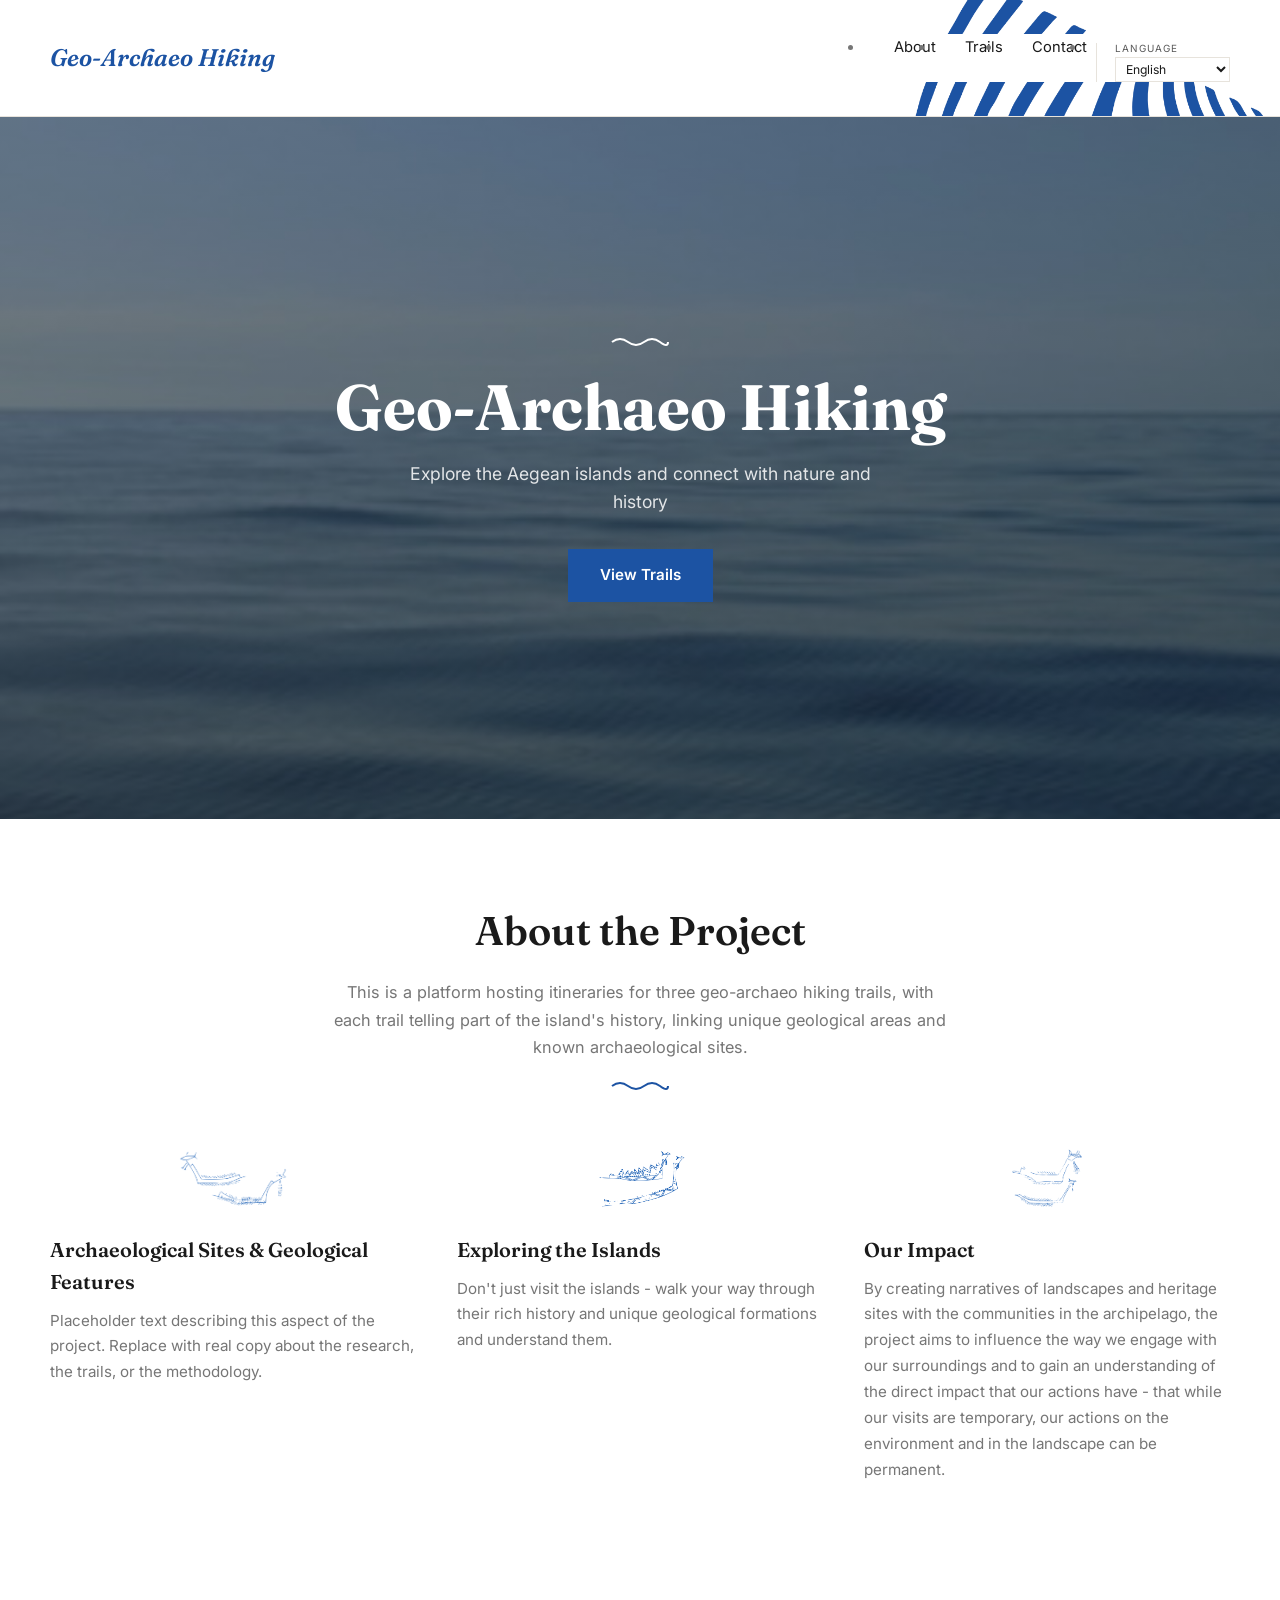
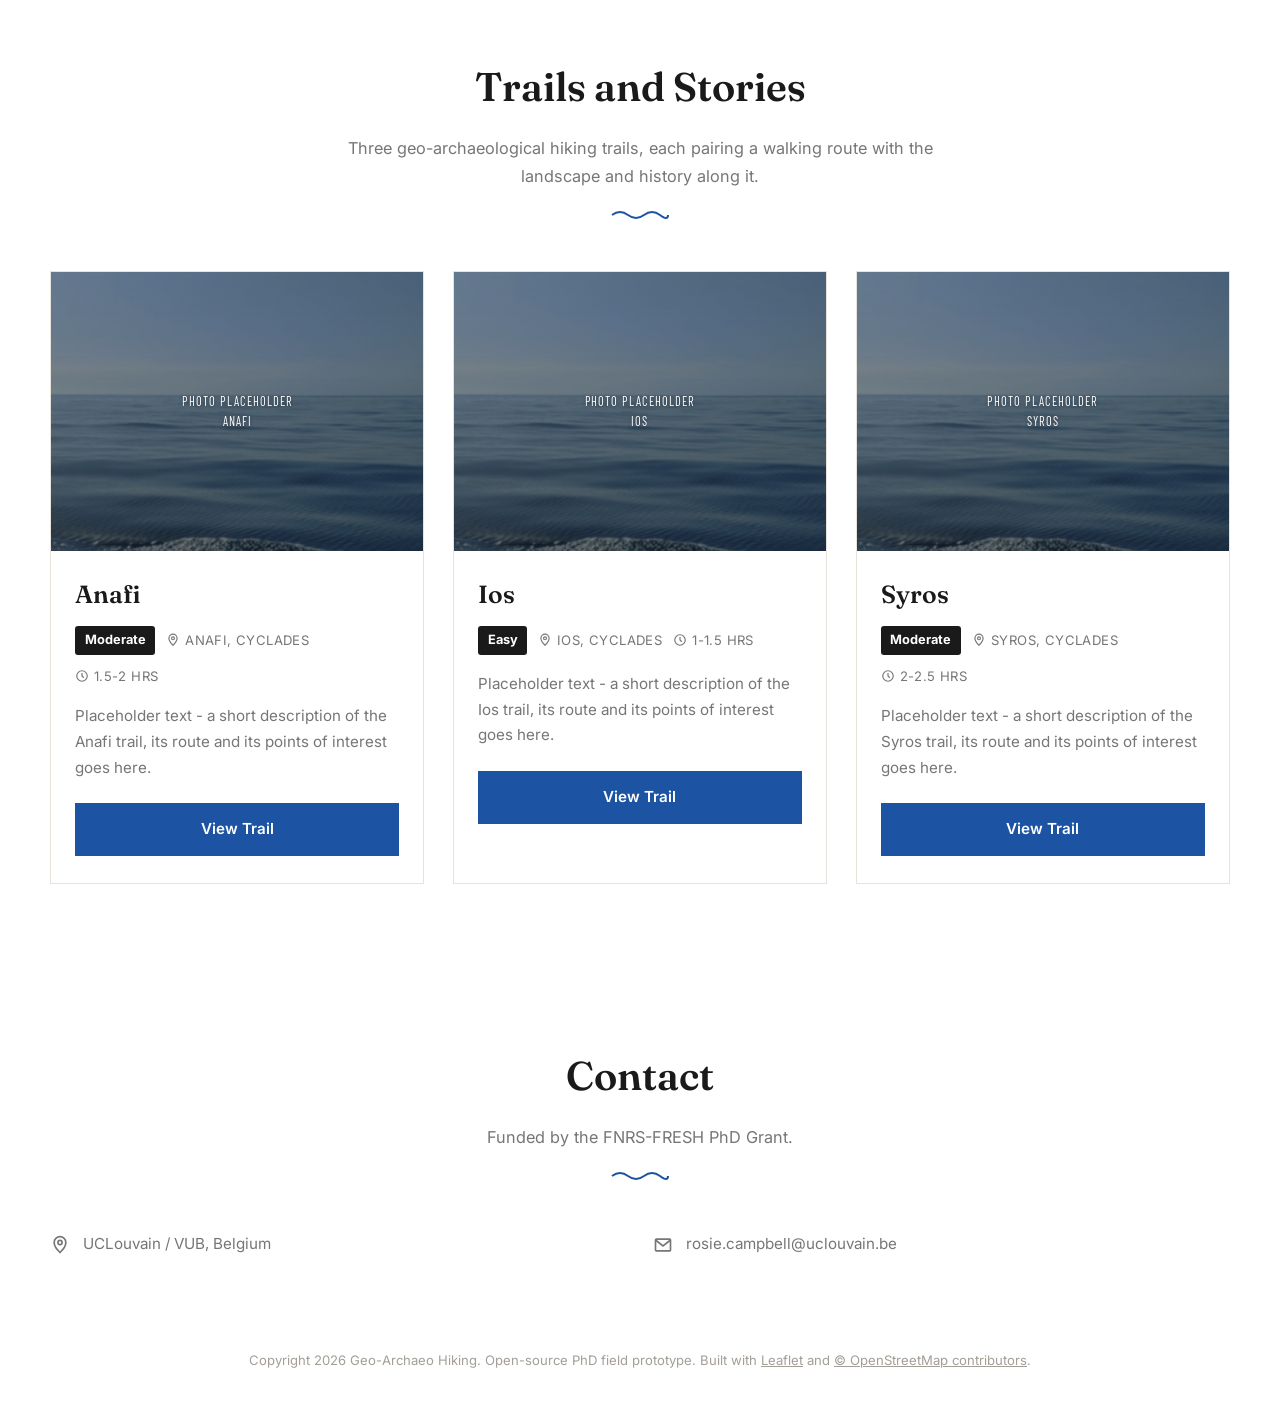
<file: index.html>
<!DOCTYPE html>
<html lang="en">
<head>
<meta charset="UTF-8" />
<meta name="viewport" content="width=device-width, initial-scale=1.0" />
<title>Geo-Archaeo Hiking &mdash; Aegean Trails</title>
<meta name="description" content="Curated geo-archaeological hiking trails across the Aegean islands: Anafi, Ios and Syros." />

<link rel="preconnect" href="https://fonts.googleapis.com">
<link href="https://fonts.googleapis.com/css2?family=Fraunces:ital,opsz,wght@0,9..144,600;0,9..144,700;1,9..144,600;1,9..144,700&family=Inter:wght@400;500;600;700&family=Barlow+Condensed:wght@500;600;700&display=swap" rel="stylesheet">
<link rel="stylesheet" href="css/style.css" />
</head>
<body class="site-v3 index-v3">

<nav class="nav-v3">
  <div class="nav-v3__inner">
    <a href="index.html" class="nav-v3__logo">Geo-Archaeo Hiking</a>
    <button class="nav-v3__menu-btn" id="menuToggle" aria-expanded="false">
      MENU
      <svg viewBox="0 0 24 24" fill="none" stroke="currentColor" stroke-width="2"><path d="M3 6h18M3 12h18M3 18h18"/></svg>
    </button>
    <ul class="nav-v3__links" id="navLinks">
      <li><a href="#about" data-i18n="common.nav.about">About</a></li>
      <li><a href="#trails" data-i18n="common.nav.trails">Trails</a></li>
      <li><a href="#contact" data-i18n="common.nav.contact">Contact</a></li>
      <li>
        <label class="lang-switcher" for="languageSelectIndex">
          <span data-i18n="common.labels.language">Language</span>
          <select id="languageSelectIndex" class="lang-select" aria-label="Language">
            <option value="en">English</option>
            <option value="el">Eλληνικά</option>
            <option value="fr">Français</option>
            <option value="nl">Nederlands</option>
          </select>
        </label>
      </li>
    </ul>
  </div>
</nav>

<header class="hero-v3">
  <div class="hero-v3__inner">
    <svg class="wave-divider on-dark" width="60" height="16" viewBox="0 0 60 16" fill="none" stroke="currentColor" stroke-width="2"><path d="M2 8 Q10 2 18 8 T34 8 T50 8 T58 8"/></svg>
    <h1 data-i18n="index.hero.title">Geo-Archaeo Hiking</h1>
    <p data-i18n="index.hero.subtitle">Explore the Aegean islands and connect with nature and history</p>
    <a href="#trails" class="btn-wine" data-i18n="index.hero.cta">View Trails</a>
  </div>
</header>

<section class="section-v3" id="about">
  <div class="section-v3__inner">
    <div class="section-v3__head">
      <h2 data-i18n="index.about.title">About the Project</h2>
      <p data-i18n="index.about.intro">This is a platform hosting itineraries for three geo-archaeo hiking trails, with each trail telling part of the island’s history, linking unique geological areas and known archaeological sites.</p>
      <svg class="wave-divider" width="60" height="16" viewBox="0 0 60 16" fill="none" stroke="currentColor" stroke-width="2"><path d="M2 8 Q10 2 18 8 T34 8 T50 8 T58 8"/></svg>
    </div>
    <div class="about-v3">
      <div class="about-v3__item">
        <div class="about-v3__icon"><img src="assets/boat-1.png" alt="Line sketch of a ship, motif one"></div>
        <h3 data-i18n="index.about.card1.title">Archaeological Sites & Geological Features</h3>
        <p data-i18n="index.about.card1.text">Placeholder text describing this aspect of the project. Replace with real copy about the research, the trails, or the methodology.</p>
      </div>
      <div class="about-v3__item">
        <div class="about-v3__icon"><img src="assets/boat-2.png" alt="Line sketch of a ship, motif two"></div>
        <h3 data-i18n="index.about.card2.title">Exploring the Islands</h3>
        <p data-i18n="index.about.card2.text">Don't just visit the islands - walk your way through their rich history and unique geological formations and understand them.</p>
      </div>
      <div class="about-v3__item">
        <div class="about-v3__icon"><img src="assets/boat-3.png" alt="Line sketch of a ship, motif three"></div>
        <h3 data-i18n="index.about.card3.title">Our Impact</h3>
        <p data-i18n="index.about.card3.text">By creating narratives of landscapes and heritage sites with the communities in the archipelago, the project aims to influence the way we engage with our surroundings and to gain an understanding of the direct impact that our actions have - that while our visits are temporary, our actions on the environment and in the landscape can be permanent.</p>
      </div>
    </div>
  </div>
</section>

<section class="section-v3 alt" id="trails">
  <div class="section-v3__inner">
    <div class="section-v3__head">
      <h2 data-i18n="index.trails.title">Trails and Stories</h2>
      <p data-i18n="index.trails.intro">Three geo-archaeological hiking trails, each pairing a walking route with the landscape and history along it.</p>
      <svg class="wave-divider" width="60" height="16" viewBox="0 0 60 16" fill="none" stroke="currentColor" stroke-width="2"><path d="M2 8 Q10 2 18 8 T34 8 T50 8 T58 8"/></svg>
    </div>
    <div class="trails-v3">

      <article class="trail-v3-card">
        <div class="trail-v3-card__img"><div class="placeholder-img">Photo placeholder<br>Anafi</div></div>
        <div class="trail-v3-card__body">
          <h3>Anafi</h3>
          <div class="trail-v3-card__meta">
            <span class="badge-dark" data-i18n="index.trails.anafi.badge">Moderate</span>
            <span class="meta-item"><svg viewBox="0 0 24 24" fill="none" stroke="currentColor" stroke-width="2"><path d="M12 21s7-6.5 7-12a7 7 0 1 0-14 0c0 5.5 7 12 7 12z"/><circle cx="12" cy="9" r="2.5"/></svg>Anafi, Cyclades</span>
            <span class="meta-item"><svg viewBox="0 0 24 24" fill="none" stroke="currentColor" stroke-width="2"><circle cx="12" cy="12" r="9"/><path d="M12 7v5l3 3"/></svg><span data-i18n="index.trails.anafi.time">1.5&ndash;2 hrs</span></span>
          </div>
          <p class="desc" data-i18n="index.trails.anafi.desc">Placeholder text &mdash; a short description of the Anafi trail, its route and its points of interest goes here.</p>
          <a href="trail-anafi.html" class="btn-wine" data-i18n="common.buttons.viewTrail">View Trail</a>
        </div>
      </article>

      <article class="trail-v3-card">
        <div class="trail-v3-card__img"><div class="placeholder-img">Photo placeholder<br>Ios</div></div>
        <div class="trail-v3-card__body">
          <h3>Ios</h3>
          <div class="trail-v3-card__meta">
            <span class="badge-dark" data-i18n="index.trails.ios.badge">Easy</span>
            <span class="meta-item"><svg viewBox="0 0 24 24" fill="none" stroke="currentColor" stroke-width="2"><path d="M12 21s7-6.5 7-12a7 7 0 1 0-14 0c0 5.5 7 12 7 12z"/><circle cx="12" cy="9" r="2.5"/></svg>Ios, Cyclades</span>
            <span class="meta-item"><svg viewBox="0 0 24 24" fill="none" stroke="currentColor" stroke-width="2"><circle cx="12" cy="12" r="9"/><path d="M12 7v5l3 3"/></svg><span data-i18n="index.trails.ios.time">1&ndash;1.5 hrs</span></span>
          </div>
          <p class="desc" data-i18n="index.trails.ios.desc">Placeholder text &mdash; a short description of the Ios trail, its route and its points of interest goes here.</p>
          <a href="trail-ios.html" class="btn-wine" data-i18n="common.buttons.viewTrail">View Trail</a>
        </div>
      </article>

      <article class="trail-v3-card">
        <div class="trail-v3-card__img"><div class="placeholder-img">Photo placeholder<br>Syros</div></div>
        <div class="trail-v3-card__body">
          <h3>Syros</h3>
          <div class="trail-v3-card__meta">
            <span class="badge-dark" data-i18n="index.trails.syros.badge">Moderate</span>
            <span class="meta-item"><svg viewBox="0 0 24 24" fill="none" stroke="currentColor" stroke-width="2"><path d="M12 21s7-6.5 7-12a7 7 0 1 0-14 0c0 5.5 7 12 7 12z"/><circle cx="12" cy="9" r="2.5"/></svg>Syros, Cyclades</span>
            <span class="meta-item"><svg viewBox="0 0 24 24" fill="none" stroke="currentColor" stroke-width="2"><circle cx="12" cy="12" r="9"/><path d="M12 7v5l3 3"/></svg><span data-i18n="index.trails.syros.time">2&ndash;2.5 hrs</span></span>
          </div>
          <p class="desc" data-i18n="index.trails.syros.desc">Placeholder text &mdash; a short description of the Syros trail, its route and its points of interest goes here.</p>
          <a href="trail-syros.html" class="btn-wine" data-i18n="common.buttons.viewTrail">View Trail</a>
        </div>
      </article>

    </div>
  </div>
</section>

<section class="section-v3" id="contact">
  <div class="section-v3__inner">
    <div class="section-v3__head">
      <h2 data-i18n="index.contact.title">Contact</h2>
      <p data-i18n="index.contact.funding">Funded by the FNRS-FRESH PhD Grant.</p>
      <svg class="wave-divider" width="60" height="16" viewBox="0 0 60 16" fill="none" stroke="currentColor" stroke-width="2"><path d="M2 8 Q10 2 18 8 T34 8 T50 8 T58 8"/></svg>
    </div>
    <div class="contact-v3">
      <div class="contact-v3__item">
        <svg viewBox="0 0 24 24" fill="none" stroke="currentColor" stroke-width="2"><path d="M12 21s7-6.5 7-12a7 7 0 1 0-14 0c0 5.5 7 12 7 12z"/><circle cx="12" cy="9" r="2.5"/></svg>
        <span>UCLouvain / VUB, Belgium</span>
      </div>
      <div class="contact-v3__item">
        <svg viewBox="0 0 24 24" fill="none" stroke="currentColor" stroke-width="2"><rect x="3" y="5" width="18" height="14" rx="1"/><path d="M3 6l9 7 9-7"/></svg>
        <span>rosie.campbell@uclouvain.be</span>
      </div>

    </div>

</section>

<footer class="footer-v3">
  <p><span data-i18n="index.footer.prefix">&copy; 2026 Geo-Archaeo Hiking. Open-source PhD field prototype.</span> <span data-i18n="index.footer.builtWith">Built with</span>
    <a href="https://leafletjs.com" target="_blank" rel="noopener">Leaflet</a> and
    <a href="https://www.openstreetmap.org/copyright" target="_blank" rel="noopener">&copy; OpenStreetMap contributors</a>.
  </p>
</footer>

<script src="js/i18n.js"></script>

<script>
  const menuToggle = document.getElementById("menuToggle");
  const navLinks = document.getElementById("navLinks");
  menuToggle.addEventListener("click", () => {
    const isOpen = navLinks.classList.toggle("open");
    menuToggle.setAttribute("aria-expanded", isOpen);
  });

  window.i18n.init();
</script>

</body>
</html>
</file>
<file: css/style.css>
/* ============================================================
   Design tokens — "Field Notes from the Aegean"
   An editorial-magazine direction built around archaeological
   engraving/illustration plates instead of stock photography:
   ink on parchment, one burnt-ochre accent, deep sea-night blue.
   ============================================================ */
:root {
  --paper: #FFFFFF;
  --paper-dim: #F4F5F6;
  --ink: #1A1613;
  --ink-soft: #4A4238;
  --sea: #0F2A38;
  --sea-soft: #1C3E4E;
  --ochre: #C1873A;
  --ochre-deep: #8F5F1F;
  --rust: #5cb7ce;
  --moss: #6B7654;

  --font-display: 'Fraunces', 'Georgia', serif;
  --font-serif: 'Source Serif 4', Georgia, serif;
  --font-cond: 'Barlow Condensed', 'Arial Narrow', sans-serif;
  --font-mono: 'IBM Plex Mono', 'Courier New', monospace;

  --radius: 2px;
}

* { box-sizing: border-box; }
html { scroll-behavior: smooth; }

body {
  margin: 0;
  background: var(--paper);
  color: var(--ink);
  font-family: var(--font-serif);
  line-height: 1.6;
}

a { color: var(--rust); }

.kicker {
  font-family: var(--font-cond);
  font-size: 0.95rem;
  letter-spacing: 0.22em;
  text-transform: uppercase;
  font-weight: 600;
}

/* ============================================================
   Masthead
   ============================================================ */
.masthead {
  background: var(--sea);
  color: var(--paper);
  padding: 3.2rem 1.5rem 2.4rem;
  position: relative;
  overflow: hidden;
}

.masthead::before {
  /* faint engraved wave texture behind the title, drawn not photographed */
  content: "";
  position: absolute;
  inset: 0;
  background-image: repeating-linear-gradient(
    115deg,
    rgba(193,135,58,0.06) 0px,
    rgba(193,135,58,0.06) 1px,
    transparent 1px,
    transparent 14px
  );
  pointer-events: none;
}

.masthead__inner {
  max-width: 1180px;
  margin: 0 auto;
  position: relative;
}

.masthead .kicker {
  color: var(--ochre);
  margin: 0 0 0.9rem;
}

.masthead h1 {
  font-family: var(--font-display);
  font-weight: 900;
  font-size: clamp(2.6rem, 6.4vw, 5rem);
  line-height: 0.98;
  letter-spacing: -0.01em;
  margin: 0 0 1rem;
  max-width: 16ch;
}

.masthead p.lede {
  font-family: var(--font-serif);
  max-width: 58ch;
  color: #D9E1E4;
  font-size: 1.15rem;
  margin: 0 0 0;
}

.masthead .byline {
  margin-top: 1.6rem;
  font-family: var(--font-cond);
  font-size: 0.85rem;
  letter-spacing: 0.08em;
  text-transform: uppercase;
  color: #8FA4AD;
  display: flex;
  gap: 1.6rem;
  flex-wrap: wrap;
}

.masthead .byline b { color: var(--ochre); font-weight: 600; }

/* ============================================================
   Chronology strip
   ============================================================ */
.chronology {
  background: var(--sea);
  border-top: 1px solid rgba(193,135,58,0.25);
  padding: 2.6rem 1.5rem 3rem;
}

.chronology__inner { max-width: 1180px; margin: 0 auto; }

.chronology__track {
  position: relative;
  height: 1px;
  background: rgba(193,135,58,0.35);
  margin: 2.4rem 0 2rem;
}

.chronology__marker {
  position: absolute;
  top: 50%;
  transform: translate(-50%, -50%);
  width: 7px;
  height: 7px;
  background: var(--ochre);
  border-radius: 50%;
}

.chronology__label {
  position: absolute;
  top: -2.5rem;
  transform: translateX(-50%);
  font-family: var(--font-cond);
  font-size: 0.8rem;
  letter-spacing: 0.05em;
  text-transform: uppercase;
  white-space: nowrap;
  color: var(--paper);
}

.chronology__label span {
  display: block;
  font-family: var(--font-serif);
  font-style: italic;
  font-size: 0.72rem;
  text-transform: none;
  letter-spacing: 0;
  color: #93A7AF;
}

.chronology__date {
  position: absolute;
  bottom: -1.7rem;
  transform: translateX(-50%);
  font-family: var(--font-mono);
  font-size: 0.68rem;
  color: var(--ochre);
  white-space: nowrap;
}

/* ============================================================
   Story tiles (island selector) — engraved-plate illustrations
   standing in for photography. Swap the <svg> for a real <img>
   per tile whenever you have rights-cleared trip photography.
   ============================================================ */
.story-tiles {
  max-width: 1180px;
  margin: -2.6rem auto 0;
  padding: 0 1.5rem;
  position: relative;
  z-index: 2;
  display: grid;
  grid-template-columns: repeat(3, 1fr);
  gap: 1.3rem;
}

.story-tile {
  background: var(--ink);
  border: none;
  border-radius: var(--radius);
  padding: 0;
  cursor: pointer;
  text-align: left;
  color: var(--paper);
  overflow: hidden;
  box-shadow: 0 14px 30px -14px rgba(15,15,10,0.45);
  transition: transform 0.2s ease, box-shadow 0.2s ease;
  font-family: inherit;
}

.story-tile:hover { transform: translateY(-3px); }

.story-tile.active {
  box-shadow: 0 0 0 2px var(--ochre), 0 18px 34px -14px rgba(15,15,10,0.5);
}

.story-tile__art {
  aspect-ratio: 4 / 3;
  background: var(--ink);
  position: relative;
  overflow: hidden;
}

.story-tile__art svg {
  width: 100%;
  height: 100%;
}

.story-tile__chapter {
  position: absolute;
  top: 0.8rem;
  left: 0.9rem;
  font-family: var(--font-display);
  font-style: italic;
  font-size: 1.05rem;
  color: var(--ochre);
  z-index: 2;
}

.story-tile__meta {
  padding: 1.1rem 1.2rem 1.3rem;
}

.story-tile__region {
  font-family: var(--font-cond);
  font-size: 0.78rem;
  letter-spacing: 0.14em;
  text-transform: uppercase;
  color: var(--ochre);
  margin: 0 0 0.3rem;
}

.story-tile__title {
  font-family: var(--font-display);
  font-weight: 700;
  font-size: 1.4rem;
  margin: 0 0 0.4rem;
  line-height: 1.1;
}

.story-tile__teaser {
  font-family: var(--font-serif);
  font-size: 0.88rem;
  color: #C7BFAE;
  margin: 0;
  line-height: 1.45;
}

/* ============================================================
   Main article / trail panel
   ============================================================ */
main {
  max-width: 1180px;
  margin: 0 auto;
  padding: 3rem 1.5rem 4rem;
}

.trail-article__kicker {
  display: flex;
  align-items: center;
  gap: 0.8rem;
  color: var(--rust);
  margin-bottom: 0.6rem;
}

.trail-article__kicker::after {
  content: "";
  flex: 1;
  height: 1px;
  background: var(--paper-dim);
}

#trailIsland {
  font-family: var(--font-cond);
  font-size: 0.85rem;
  letter-spacing: 0.1em;
  text-transform: uppercase;
  color: var(--moss);
  margin: 0 0 0.9rem;
}

#trailTitle {
  font-family: var(--font-display);
  font-weight: 900;
  font-size: clamp(2rem, 4.4vw, 3.1rem);
  line-height: 1.02;
  margin: 0 0 1rem;
  max-width: 20ch;
}

#trailSummary {
  font-family: var(--font-serif);
  font-size: 1.18rem;
  line-height: 1.65;
  max-width: 68ch;
  color: var(--ink-soft);
}

#trailSummary::first-letter {
  font-family: var(--font-display);
  font-weight: 900;
  font-size: 3.6rem;
  float: left;
  line-height: 0.8;
  padding: 0.05em 0.08em 0 0;
  color: var(--rust);
}

.fact-strip {
  display: flex;
  gap: 0;
  flex-wrap: wrap;
  margin: 1.8rem 0 1.6rem;
  border-top: 1px solid var(--paper-dim);
  border-bottom: 1px solid var(--paper-dim);
}

.fact-strip div {
  padding: 0.7rem 1.6rem 0.7rem 0;
  margin-right: 1.6rem;
  border-right: 1px solid var(--paper-dim);
}

.fact-strip div:last-child { border-right: none; }

.fact-strip .fact-label {
  display: block;
  font-family: var(--font-cond);
  font-size: 0.72rem;
  letter-spacing: 0.1em;
  text-transform: uppercase;
  color: var(--moss);
}

.fact-strip .fact-value {
  font-family: var(--font-display);
  font-weight: 600;
  font-size: 1.2rem;
  color: var(--ink);
}

.trail-note {
  font-family: var(--font-cond);
  font-size: 0.95rem;
  letter-spacing: 0.01em;
  color: var(--ink-soft);
  background: var(--paper-dim);
  border-left: 3px solid var(--ochre);
  padding: 0.7rem 1rem;
  margin-bottom: 2.2rem;
}

.field-log {
  border: 1px solid var(--paper-dim);
  background: #fff;
  display: grid;
  grid-template-columns: 1.3fr 1fr;
}

#map {
  min-height: 480px;
  background: var(--paper-dim);
  filter: sepia(8%) saturate(85%);
}

.waypoint-list {
  border-left: 1px solid var(--paper-dim);
  max-height: 640px;
  overflow-y: auto;
}

.field-log__label {
  font-family: var(--font-cond);
  font-size: 0.72rem;
  letter-spacing: 0.14em;
  text-transform: uppercase;
  color: var(--moss);
  padding: 0.9rem 1.3rem 0.6rem;
  border-bottom: 1px solid var(--paper-dim);
}

.waypoint {
  padding: 1.1rem 1.3rem;
  border-bottom: 1px solid var(--paper-dim);
  cursor: pointer;
  transition: background 0.12s ease;
}

.waypoint:hover { background: var(--paper); }

.waypoint.active {
  background: var(--paper);
  box-shadow: inset 3px 0 0 var(--rust);
}

.waypoint__head {
  display: flex;
  flex-direction: column;
  align-items: flex-start;
  gap: 0.15rem;
}

.waypoint__order {
  font-family: var(--font-display);
  font-style: italic;
  font-weight: 600;
  font-size: 1.3rem;
  color: var(--rust);
  min-width: 1.6ch;
}

.waypoint__name {
  font-family: var(--font-display);
  font-weight: 700;
  font-size: 1.1rem;
}

.waypoint__period {
  font-family: var(--font-cond);
  font-size: 0.78rem;
  letter-spacing: 0.05em;
  text-transform: uppercase;
  color: var(--moss);
  margin: 0.2rem 0 0.55rem;
}

.waypoint__desc {
  font-family: var(--font-serif);
  font-size: 0.92rem;
  color: var(--ink-soft);
  display: none;
}

.waypoint.active .waypoint__desc { display: block; }

.waypoint__photo {
  display: block;
  width: 100%;
  max-width: 260px;
  height: auto;
  border: 1px solid var(--paper-dim);
  margin: 0.5rem 0 0.7rem;
  filter: sepia(6%) saturate(90%);
}

.popup-photo {
  display: block;
  width: 100%;
  max-width: 220px;
  height: auto;
  margin: 0.4rem 0;
  border: 1px solid var(--paper-dim);
}

.location-panel {
  margin-top: 1.2rem;
  padding-top: 1rem;
  border-top: 1px solid var(--paper-dim);
  display: grid;
  gap: 0.35rem;
  color: var(--ink-soft);
  font-size: 0.95rem;
}

.location-panel strong {
  display: inline-block;
  min-width: 8rem;
  color: var(--ink);
}

.location-panel span {
  display: inline-block;
}

/* Leaflet popup theming */
.leaflet-popup-content-wrapper {
  border-radius: var(--radius);
  font-family: var(--font-serif);
  background: var(--paper);
}
.leaflet-popup-content h3 {
  font-family: var(--font-display);
  font-weight: 700;
  margin: 0 0 0.2rem;
  font-size: 1.1rem;
}
.leaflet-popup-content .period {
  font-family: var(--font-cond);
  font-size: 0.72rem;
  letter-spacing: 0.05em;
  text-transform: uppercase;
  color: var(--moss);
  margin-bottom: 0.4rem;
  display: block;
}

/* ============================================================
   Footer
   ============================================================ */
.site-footer {
  max-width: 1180px;
  margin: 0 auto;
  padding: 1.8rem 1.5rem;
  font-family: var(--font-cond);
  font-size: 0.85rem;
  color: var(--moss);
  border-top: 1px solid var(--paper-dim);
}

.site-footer a { color: var(--moss); }

/* ============================================================
   Responsive
   ============================================================ */
@media (max-width: 900px) {
  .story-tiles { grid-template-columns: 1fr; margin-top: 1.5rem; }
  .field-log { grid-template-columns: 1fr; }
  #map { min-height: 340px; }
  .waypoint-list { border-left: none; border-top: 1px solid var(--paper-dim); max-height: none; }
}

@media (prefers-reduced-motion: reduce) {
  html { scroll-behavior: auto; }
  * { transition: none !important; }
}

:focus-visible {
  outline: 2px solid var(--ochre);
  outline-offset: 2px;
}


/* ============================================================
   Homepage v3 — "Geo-Archaeo Hiking"
   Rebuilt to match the actual Atlantis template screenshots:
   white ground, deep wine/maroon accent, black serif headings,
   gray sans body copy, sharp-cornered buttons, dark rating-style
   badges, and a small wave-squiggle divider under section titles.
   ============================================================ */

:root {
  --wine: #1C53A3;
  --wine-dark: #1a215c;
  --offwhite: #FFFFFF;
  --text-gray: #767676;
  --line: #E7E3DC;
  --font-sans: 'Inter', -apple-system, sans-serif;
}

.index-v3 {
  position: relative;
  background-color: #FFFFFF;
  background-image: url('../assets/blue5-bgwhite.png'), url('../assets/blue4-bgwhite.png');
  background-repeat: no-repeat, no-repeat;
  background-size: min(60vw, 900px) auto, min(54vw, 820px) auto;
  background-position: right -390px top -42px, left -240px bottom -260px;
  background-attachment: fixed, fixed;
  overflow-x: clip;
}

.index-v3 .nav-v3 {
  background: transparent;
  background-image: none;
  border-bottom: 1px solid var(--line);
}

.index-v3 .nav-v3::before {
  display: none;
}

.site-v3 h1, .site-v3 h2, .site-v3 h3 {
  font-family: var(--font-display);
  color: #1A1A1A;
  font-weight: 600;
}

.site-v3 { font-family: var(--font-sans); color: var(--text-gray); }

/* Nav */
.nav-v3 {
  background: #fff;
  border-bottom: 1px solid var(--line);
  padding: 1.1rem 1.5rem;
  position: sticky;
  top: 0;
  z-index: 50;
}

.nav-v3__inner {
  max-width: 1180px;
  margin: 0 auto;
  display: flex;
  align-items: center;
  justify-content: space-between;
}

.nav-v3__logo {
  font-family: var(--font-display);
  font-style: italic;
  font-weight: 600;
  font-size: 1.5rem;
  color: var(--wine);
  text-decoration: none;
  line-height: 1;
}

.nav-v3__menu-btn {
  display: flex;
  align-items: center;
  gap: 0.6rem;
  background: none;
  border: none;
  cursor: pointer;
  font-family: var(--font-sans);
  font-weight: 700;
  font-size: 0.85rem;
  letter-spacing: 0.12em;
  color: #1A1A1A;
}

.nav-v3__menu-btn svg { width: 22px; height: 22px; }

.nav-v3__links {
  display: none;
  position: absolute;
  top: 100%;
  right: 1.5rem;
  background: #fff;
  border: 1px solid var(--line);
  box-shadow: 0 12px 24px -8px rgba(0,0,0,0.15);
  flex-direction: column;
  min-width: 200px;
  z-index: 60;
}

.nav-v3__links.open { display: flex; }

.nav-v3__links a {
  padding: 0.9rem 1.3rem;
  color: #1A1A1A;
  text-decoration: none;
  font-size: 0.92rem;
  border-bottom: 1px solid var(--line);
}

.nav-v3__links a:last-child { border-bottom: none; }
.nav-v3__links a:hover { color: var(--wine); background: var(--offwhite); }

.lang-switcher {
  display: inline-flex;
  flex-direction: column;
  align-items: flex-start;
  gap: 0.2rem;
  padding: 0.55rem 0.8rem;
  font-family: var(--font-sans);
  font-size: 0.62rem;
  letter-spacing: 0.12em;
  text-transform: uppercase;
  color: #5a5a5a;
  line-height: 1.1;
}

.lang-switcher select {
  border: 1px solid var(--line);
  background: #fff;
  color: #1A1A1A;
  font-family: var(--font-sans);
  font-size: 0.76rem;
  line-height: 1.1;
  padding: 0.2rem 1.35rem 0.2rem 0.4rem;
  min-width: 6.7rem;
}

/* Hero */
.hero-v3 {
  position: relative;
  min-height: 78vh;
  display: flex;
  align-items: center;
  justify-content: center;
  text-align: center;
  color: #fff;
  background: linear-gradient(180deg, rgba(10,20,26,0.45), rgba(10,20,26,0.62)), url('../assets/sea-placeholder.jpg');
  background-size: cover;
  background-position: center;
  overflow: hidden;
}

.nav-v3 {
  background-color: transparent;
  background-image: linear-gradient(rgba(255, 255, 255, 0.767), rgba(255,255,255,0.86)), url('../assets/boats_all.png');
  background-repeat: repeat;
  background-size: cover;
  background-position: center;
  border-bottom: 1px solid rgba(255,255,255,0.5);
}

.nav-v3__inner {
  position: relative;
  z-index: 1;
}

.nav-v3::before {
  content: '';
  position: absolute;
  inset: 0;
  background: rgba(255,255,255,0.3);
  pointer-events: none;
}

/* Decorative sea texture stand-in for a hero photograph — swap this
   whole rule's background for background-image: url('assets/your-hero.jpg')
   once you have a rights-cleared photo. */
.hero-v3__inner { position: relative; max-width: 720px; padding: 2rem 1.5rem; }

.wave-divider { color: var(--wine); margin: 0 auto 1.4rem; display: block; }
.wave-divider.on-dark { color: #fff; }

.hero-v3 h1 {
  font-family: var(--font-display);
  font-weight: 700;
  color: #fff;
  font-size: clamp(2.4rem, 6vw, 4rem);
  line-height: 1.08;
  margin: 0 0 1.2rem;
}

.hero-v3 p {
  font-family: var(--font-sans);
  font-size: 1.1rem;
  color: rgba(255,255,255,0.85);
  max-width: 46ch;
  margin: 0 auto 2rem;
}

.btn-wine {
  display: inline-block;
  background: var(--wine);
  color: #fff;
  font-family: var(--font-sans);
  font-weight: 600;
  font-size: 0.95rem;
  text-decoration: none;
  padding: 0.9rem 2rem;
  border-radius: 0;
  transition: background 0.15s ease;
}

.btn-wine:hover { background: var(--wine-dark); }

/* Section shell */
.section-v3 { padding: 5rem 1.5rem; }
.section-v3.alt { background: #FFFFFF; }

.section-v3__inner { max-width: 1180px; margin: 0 auto; }

.section-v3__head { text-align: center; max-width: 620px; margin: 0 auto 3rem; }

.section-v3__head h2 {
  font-size: clamp(1.9rem, 3.4vw, 2.5rem);
  margin: 0 0 0.9rem;
}

.section-v3__head p {
  font-family: var(--font-sans);
  color: var(--text-gray);
  font-size: 1.02rem;
  line-height: 1.7;
}

/* About the Project — icon list (boat sketches stand in for the
  template's line icons) */
.section-v3#about {
  background: #FFFFFF;
}

.about-v3 {
  display: grid;
  grid-template-columns: repeat(3, 1fr);
  gap: 2.6rem;
  margin-top: 2.6rem;
}

.about-v3__item { text-align: left; }

.about-v3__icon {
  height: 74px;
  display: flex;
  align-items: center;
  justify-content: center;
  margin-bottom: 1.1rem;
}

.about-v3__icon img {
  max-height: 64px;
  max-width: 130px;
  object-fit: contain;
  filter: brightness(0) saturate(100%) invert(27%) sepia(84%) saturate(1365%) hue-rotate(194deg) brightness(92%) contrast(90%);
}

.about-v3__item h3 { font-size: 1.25rem; margin: 0 0 0.6rem; }

.about-v3__item p {
  font-family: var(--font-sans);
  font-size: 0.95rem;
  line-height: 1.7;
  color: var(--text-gray);
  margin: 0 0 0.8rem;
}

.link-wine {
  color: var(--wine);
  font-family: var(--font-sans);
  font-weight: 600;
  font-size: 0.9rem;
  text-decoration: none;
}

.link-wine:hover { text-decoration: underline; }

/* Trails and Stories — card grid ("Best Rooms" equivalent) */
.trails-v3 {
  display: grid;
  grid-template-columns: repeat(3, 1fr);
  gap: 1.8rem;
  margin-top: 2.6rem;
}

.trail-v3-card {
  background: #fff;
  border: 1px solid var(--line);
  display: flex;
  flex-direction: column;
}

.trail-v3-card__img { aspect-ratio: 4/3; overflow: hidden; }
.trail-v3-card__img img { width: 100%; height: 100%; object-fit: cover; display: block; }

.trail-v3-card__body { padding: 1.5rem 1.5rem 1.7rem; }

.trail-v3-card h3 { font-size: 1.55rem; margin: 0 0 0.7rem; }

.trail-v3-card__meta {
  display: flex;
  align-items: center;
  gap: 0.7rem;
  flex-wrap: wrap;
  margin-bottom: 1rem;
}

.badge-dark {
  background: #1A1A1A;
  color: #fff;
  font-family: var(--font-sans);
  font-weight: 700;
  font-size: 0.8rem;
  padding: 0.25rem 0.6rem;
  border-radius: 3px;
}

.meta-item {
  font-family: var(--font-sans);
  font-size: 0.82rem;
  letter-spacing: 0.03em;
  text-transform: uppercase;
  color: var(--text-gray);
  display: inline-flex;
  align-items: center;
  gap: 0.3rem;
}

.meta-item svg { width: 14px; height: 14px; }

.trail-v3-card p.desc {
  font-family: var(--font-sans);
  font-size: 0.95rem;
  line-height: 1.7;
  color: var(--text-gray);
  margin: 0 0 1.4rem;
}

.trail-v3-card .btn-wine { width: 100%; text-align: center; }

/* Contact strip */
.contact-v3 {
  display: grid;
  grid-template-columns: repeat(auto-fit, minmax(220px, 1fr));
  gap: 1.6rem;
  margin-top: 2.4rem;
}

.contact-v3__item {
  display: flex;
  gap: 0.8rem;
  align-items: flex-start;
  font-family: var(--font-sans);
  color: var(--text-gray);
  font-size: 0.95rem;
}

.contact-v3__item svg { flex-shrink: 0; width: 20px; height: 20px; color: var(--text-gray); margin-top: 0.15rem; }

.social-v3 { display: flex; gap: 0.9rem; justify-content: center; margin: 2.4rem 0 1.4rem; }

.social-v3 a {
  width: 38px; height: 38px;
  border: 1.5px solid var(--wine);
  color: var(--wine);
  display: flex; align-items: center; justify-content: center;
  text-decoration: none;
}

.social-v3 svg { width: 18px; height: 18px; }

.footer-v3 {
  text-align: center;
  font-family: var(--font-sans);
  font-size: 0.82rem;
  color: #A39F97;
  padding: 0 1.5rem 2.5rem;
}

.footer-v3 a { color: #A39F97; }

@media (min-width: 640px) {
  .nav-v3__links { position: static; display: flex !important; flex-direction: row; box-shadow: none; border: none; }
  .nav-v3__links a { border-bottom: none; padding: 0 0 0 1.8rem; }
  .lang-switcher {
    padding: 0 0 0 1.1rem;
    margin-left: 0.6rem;
    border-left: 1px solid var(--line);
  }
  .nav-v3__menu-btn { display: none; }
}

@media (max-width: 900px) {
  .about-v3, .trails-v3 { grid-template-columns: 1fr; }

  .index-v3 {
    background-size: min(88vw, 620px) auto, min(76vw, 520px) auto;
    background-position: right -300px top -34px, left -185px bottom -210px;
  }
}

/* ============================================================
   Trail detail pages (v3) — map + progressive waypoint stepper
   ============================================================ */

.trail-hero-v3 {
  max-width: 1180px;
  margin: 0 auto;
  padding: 3rem 1.5rem 0;
}

.trail-hero-v3__kicker {
  font-family: var(--font-cond);
  font-size: 0.85rem;
  letter-spacing: 0.12em;
  text-transform: uppercase;
  color: var(--wine);
  margin: 0 0 0.6rem;
}

#trailIsland {
  font-family: var(--font-sans);
  font-size: 0.85rem;
  letter-spacing: 0.05em;
  text-transform: uppercase;
  color: var(--text-gray);
  margin: 0 0 0.8rem;
}

#trailTitle {
  font-family: var(--font-display);
  font-weight: 700;
  font-size: clamp(2rem, 4.4vw, 3rem);
  line-height: 1.05;
  margin: 0 0 1rem;
  max-width: 22ch;
  color: #1A1A1A;
}

#trailSummary {
  font-family: var(--font-sans);
  font-size: 1.05rem;
  line-height: 1.7;
  max-width: 68ch;
  color: var(--text-gray);
}

.fact-strip-v3 {
  display: flex;
  gap: 0;
  flex-wrap: wrap;
  margin: 1.8rem 0 1.6rem;
  border-top: 1px solid var(--line);
  border-bottom: 1px solid var(--line);
}

.fact-strip-v3 div {
  padding: 0.8rem 1.8rem 0.8rem 0;
  margin-right: 1.8rem;
  border-right: 1px solid var(--line);
}

.fact-strip-v3 div:last-child { border-right: none; }

.fact-strip-v3 .fact-label {
  display: block;
  font-family: var(--font-sans);
  font-size: 0.72rem;
  letter-spacing: 0.1em;
  text-transform: uppercase;
  color: var(--text-gray);
}

.fact-strip-v3 .fact-value {
  font-family: var(--font-display);
  font-weight: 700;
  font-size: 1.2rem;
  color: #1A1A1A;
}

.trail-note-v3 {
  font-family: var(--font-sans);
  font-size: 0.9rem;
  color: var(--text-gray);
  background: var(--offwhite);
  border-left: 3px solid var(--wine);
  padding: 0.8rem 1rem;
  margin-bottom: 2.4rem;
}

.map-shell {
  width: 100%;
  min-width: 0;
  max-width: 1180px;
  margin: 0 auto;
  padding: 0 1.5rem;
}

.map-shell #map,
.map-shell .alltrails {
  width: 100%;
  min-width: 0;
  height: 440px;
  border: 1px solid var(--line);
}

.map-shell .alltrails {
  border: 0;
}

.trail-grid {
  display: grid;
  grid-template-columns: minmax(240px, 280px) minmax(0, 1fr);
  gap: 2rem;
  max-width: 1180px;
  margin: 0 auto;
  padding: 3rem 1.5rem 5rem;
  min-width: 0;
}

.trail-sidebar {
  background: #fff;
  border: 1px solid var(--line);
  border-radius: var(--radius);
  padding: 1.5rem;
  position: sticky;
  top: 1.5rem;
  align-self: start;
  max-height: calc(100vh - 3rem);
  overflow: auto;
}

.trail-sidebar__intro h2 {
  font-family: var(--font-display);
  font-size: 1.2rem;
  margin: 0.6rem 0 1rem;
  color: #1A1A1A;
}

.trail-sidebar__copy {
  font-family: var(--font-sans);
  font-size: 0.95rem;
  line-height: 1.75;
  color: var(--text-gray);
}

.waypoint-nav {
  margin-top: 2rem;
}

.waypoint-nav__title {
  display: block;
  font-family: var(--font-cond);
  font-size: 0.78rem;
  letter-spacing: 0.14em;
  text-transform: uppercase;
  color: var(--wine);
  margin-bottom: 1rem;
}

.waypoint-nav__list {
  display: grid;
  gap: 0.65rem;
}

.waypoint-nav__item {
  display: grid;
  grid-template-columns: 1fr;
  gap: 0.2rem;
  width: 100%;
  padding: 0.95rem 1rem;
  border: 1px solid var(--line);
  background: #fff;
  color: #1A1A1A;
  font-family: var(--font-display);
  font-size: 0.95rem;
  cursor: pointer;
  transition: background 0.18s ease, border-color 0.18s ease;
  text-align: left;
}

.waypoint-nav__item:hover,
.waypoint-nav__item.active {
  background: var(--offwhite);
  border-color: var(--wine);
}

.waypoint-nav__item span {
  display: block;
}

.waypoint-nav__order {
  font-family: var(--font-cond);
  font-size: 0.75rem;
  letter-spacing: 0.05em;
  text-transform: uppercase;
  color: var(--wine);
  margin: 0;
}

/* Keep the waypoint list contained inside the sidebar */
.waypoint-nav__list {
  /* allow the waypoint list to grow naturally; items wrap to new lines */
  display: grid;
  gap: 0.5rem;
}

.waypoint-nav__item {
  box-sizing: border-box;
  font-size: 0.88rem; /* slightly smaller for tighter fit */
}

/* Allow waypoint names to wrap to a new line instead of truncating */
.waypoint-nav__item > span:first-child {
  display: block;
  overflow: visible;
  white-space: normal;
  word-break: break-word;
  flex: 1 1 auto;
}

.waypoint-nav__order {
  margin-left: 0.6rem;
  flex: 0 0 auto;
}

.trail-main {
  display: flex;
  flex-direction: column;
  gap: 1.5rem;
  min-width: 0;
}

.waypoint-detail {
  background: #fff;
  border: 1px solid var(--line);
  border-radius: var(--radius);
  padding: 1.5rem;
}

.waypoint-detail__label {
  display: block;
  font-family: var(--font-cond);
  font-size: 0.75rem;
  letter-spacing: 0.12em;
  text-transform: uppercase;
  color: var(--wine);
  margin-bottom: 0.75rem;
}

.waypoint-detail__title {
  font-family: var(--font-display);
  font-size: 1.85rem;
  margin: 0 0 1rem;
  color: #1A1A1A;
}

.waypoint-detail__text {
  font-family: var(--font-sans);
  font-size: 0.98rem;
  line-height: 1.75;
  color: var(--text-gray);
  margin: 0 0 1.4rem;
}

.gallery-wrap {
  position: relative;
  overflow: hidden;
  border-radius: var(--radius);
  border: 1px solid var(--line);
  background: #fff;
  padding: 1rem 0;
}

.gallery__track {
  display: flex;
  overflow-x: auto;
  scroll-snap-type: x mandatory;
  gap: 1rem;
  padding: 0 16%;
  scroll-padding-inline: 16%;
  -webkit-overflow-scrolling: touch;
}

.gallery__track::-webkit-scrollbar {
  display: none;
}

.gallery__slide {
  flex: 0 0 60%;
  min-width: 60%;
  scroll-snap-align: center;
  position: relative;
  opacity: 0.45;
  transform: scale(0.96);
  transition: opacity 0.25s ease, transform 0.25s ease;
}

.gallery__slide.active {
  opacity: 1;
  transform: scale(1);
}

.gallery__slide img {
  width: 100%;
  height: 100%;
  display: block;
  object-fit: cover;
}

.gallery__caption {
  position: absolute;
  left: 0;
  right: 0;
  bottom: 0;
  padding: 0.9rem 1rem;
  background: rgba(255,255,255,0.9);
  color: #1A1613;
  font-family: var(--font-sans);
  font-size: 0.9rem;
  line-height: 1.4;
}

.gallery__attribution {
  margin: 0.2rem 1rem 0.75rem;
  font-family: var(--font-sans);
  font-size: 0.74rem;
  color: rgba(26, 22, 19, 0.62);
  line-height: 1.4;
}

.gallery__nav {
  position: absolute;
  top: 50%;
  transform: translateY(-50%);
  background: rgba(255,255,255,0.88);
  border: 1px solid var(--line);
  width: 34px;
  height: 34px;
  border-radius: 50%;
  display: flex;
  align-items: center;
  justify-content: center;
  cursor: pointer;
  font-size: 1rem;
  color: #1A1613;
  z-index: 1;
}

.gallery__nav--prev { left: 0.85rem; }
.gallery__nav--next { right: 0.85rem; }

.gallery__nav:hover { background: #fff; }

@media (max-width: 900px) {
  .trail-grid {
    grid-template-columns: 1fr;
    padding: 2.2rem 1rem 4rem;
  }

  .trail-sidebar {
    order: 2;
  }

  .trail-main {
    order: 1;
  }

  .gallery__track {
    padding: 0 10%;
    scroll-padding-inline: 10%;
  }

  .gallery__slide {
    min-width: 80%;
  }
}

@media (max-width: 680px) {
  .gallery__track {
    padding: 0 6%;
    scroll-padding-inline: 6%;
  }

  .waypoint-nav__item {
    font-size: 0.9rem;
  }
}

.stepper-wrap {
  max-width: 800px;
  margin: 0 auto;
  padding: 3.5rem 1.5rem 5rem;
}

.stepper-wrap__head {
  text-align: center;
  margin-bottom: 2.2rem;
}

.stepper-wrap__head h2 {
  font-family: var(--font-display);
  font-weight: 700;
  font-size: 1.7rem;
  color: #1A1A1A;
  margin: 0 0 0.8rem;
}

.stepper-wrap__head p {
  font-family: var(--font-sans);
  color: var(--text-gray);
  font-size: 0.95rem;
}

.step {
  border: 1px solid var(--line);
  margin-bottom: -1px;
  background: #fff;
  transition: opacity 0.35s ease, transform 0.35s ease;
}

.step--locked { display: none; }

.step--revealed {
  animation: stepIn 0.4s ease both;
}

@keyframes stepIn {
  from { opacity: 0; transform: translateY(-8px); }
  to { opacity: 1; transform: translateY(0); }
}

.step__header {
  width: 100%;
  display: flex;
  align-items: center;
  gap: 1rem;
  padding: 1.1rem 1.3rem;
  background: none;
  border: none;
  cursor: pointer;
  text-align: left;
  font-family: inherit;
}

.step__header:hover { background: var(--offwhite); }

.step__num {
  font-family: var(--font-display);
  font-style: italic;
  font-weight: 600;
  color: var(--wine);
  font-size: 1.2rem;
  min-width: 2ch;
}

.step__name {
  font-family: var(--font-display);
  font-weight: 700;
  font-size: 1.15rem;
  color: #1A1A1A;
  flex: 1;
}

.step__toggle {
  font-family: var(--font-sans);
  font-size: 1.3rem;
  color: var(--wine);
  width: 1.4rem;
  text-align: center;
}

.step__body {
  max-height: 0;
  overflow: hidden;
  padding: 0 1.3rem;
  transition: max-height 0.35s ease, padding 0.35s ease;
}

.step--open .step__body {
  max-height: 900px;
  padding: 0 1.3rem 1.6rem;
}

.step__period {
  font-family: var(--font-cond);
  font-size: 0.78rem;
  letter-spacing: 0.05em;
  text-transform: uppercase;
  color: var(--text-gray);
  margin: 0.2rem 0 1rem;
}

.step__desc {
  font-family: var(--font-sans);
  font-size: 0.96rem;
  line-height: 1.7;
  color: #3A3A3A;
  margin: 1.1rem 0 0;
}

/* Swipeable photo gallery */
.gallery {
  position: relative;
}

.gallery__track {
  display: flex;
  overflow-x: auto;
  scroll-snap-type: x mandatory;
  gap: 0.6rem;
  border-radius: 2px;
  -webkit-overflow-scrolling: touch;
  scrollbar-width: none;
}

.gallery__track::-webkit-scrollbar { display: none; }

.gallery__slide {
  flex: 0 0 100%;
  scroll-snap-align: center;
  aspect-ratio: 4 / 3;
  overflow: hidden;
  border: 1px solid var(--line);
}

.gallery__slide img,
.placeholder-img {
  width: 100%;
  height: 100%;
  display: flex;
  align-items: center;
  justify-content: center;
  background:
    linear-gradient(rgba(10,20,26,0.4), rgba(10,20,26,0.55)),
    url('../assets/sea-placeholder.jpg');
  background-size: cover;
  background-position: center;
  color: #fff;
  font-family: var(--font-cond, var(--font-sans));
  font-size: 0.78rem;
  letter-spacing: 0.08em;
  text-transform: uppercase;
  text-align: center;
  text-shadow: 0 1px 4px rgba(0,0,0,0.45);
  padding: 1rem;
}

.gallery__slide .placeholder-img {
  width: 100%;
  height: 100%;
  object-fit: cover;
}

.gallery__nav {
  position: absolute;
  top: 50%;
  transform: translateY(-50%);
  background: rgba(255,255,255,0.85);
  border: 1px solid var(--line);
  width: 32px;
  height: 32px;
  border-radius: 50%;
  cursor: pointer;
  font-size: 1rem;
  color: #1A1A1A;
  display: flex;
  align-items: center;
  justify-content: center;
}

.gallery__nav--prev { left: 0.5rem; }
.gallery__nav--next { right: 0.5rem; }
.gallery__nav:hover { background: #fff; }

.back-link-v3 {
  max-width: 800px;
  margin: 0 auto;
  padding: 0 1.5rem 3rem;
}
</file>
